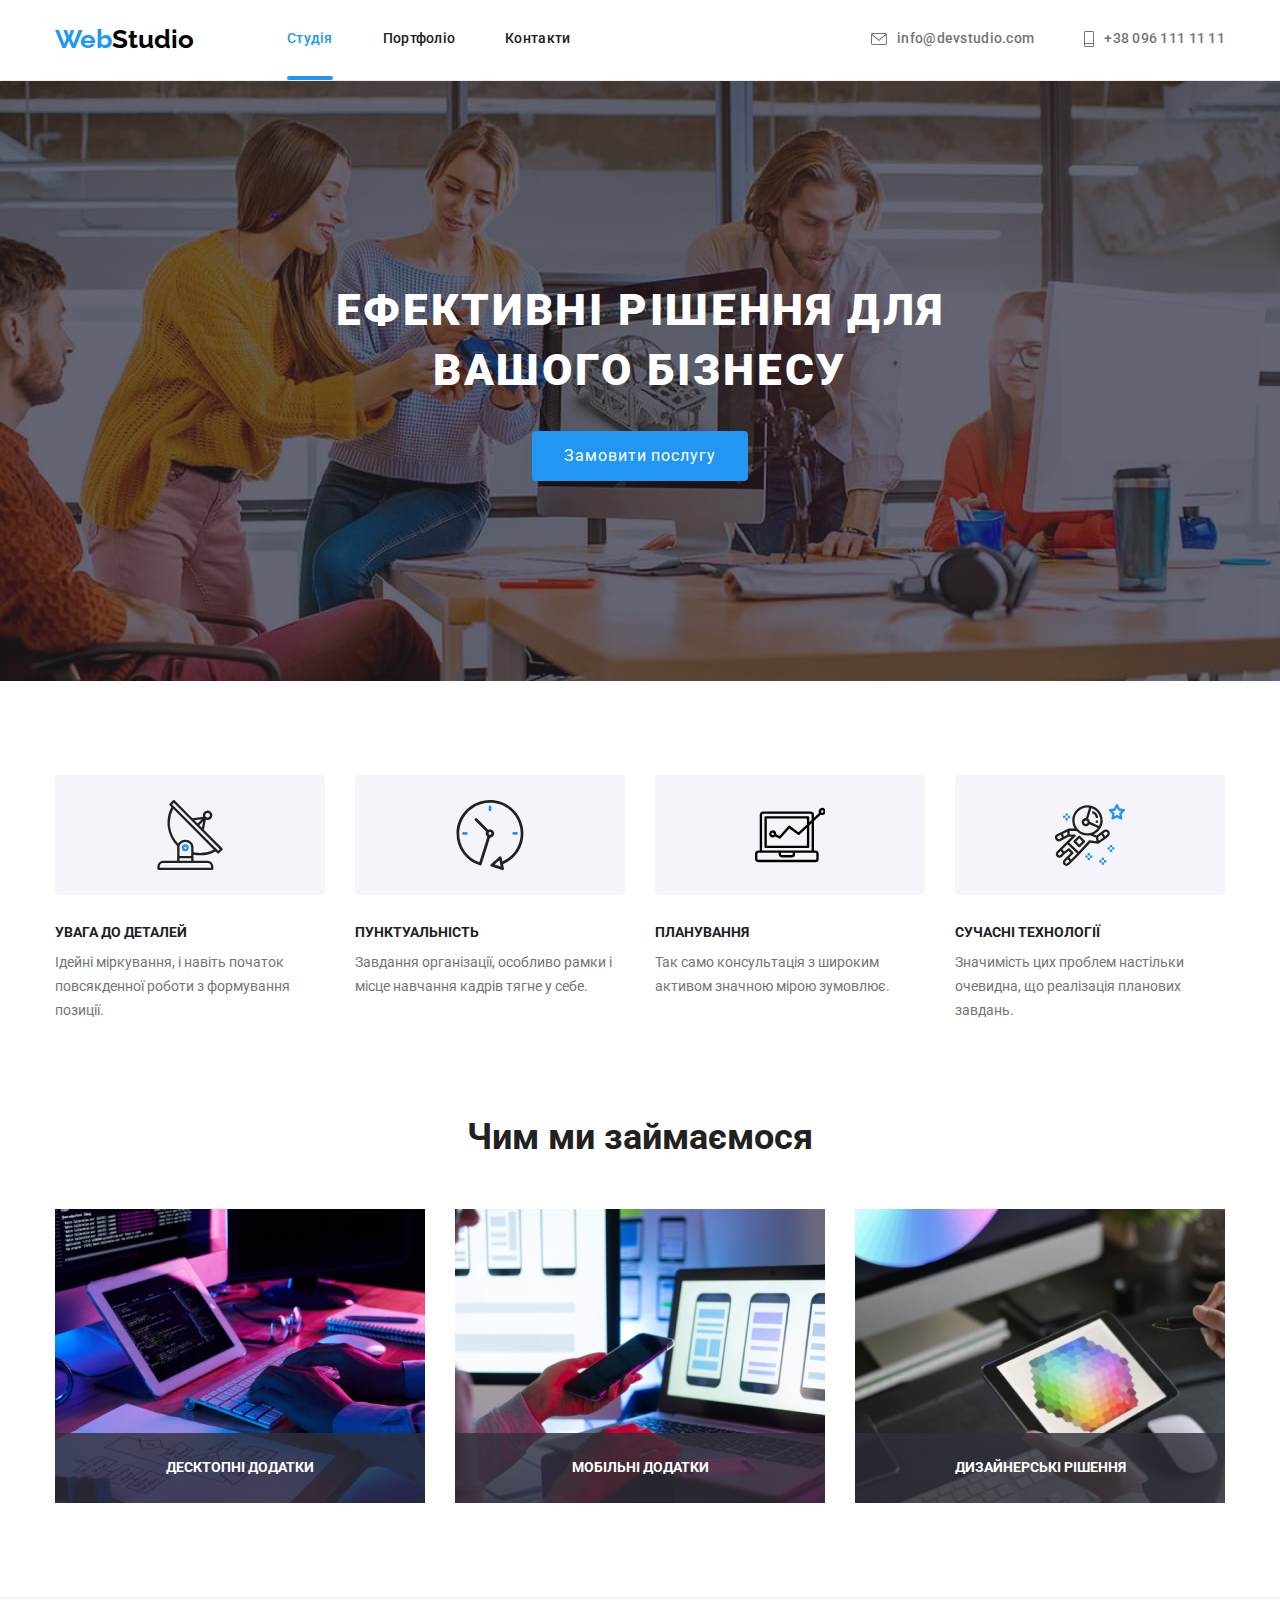
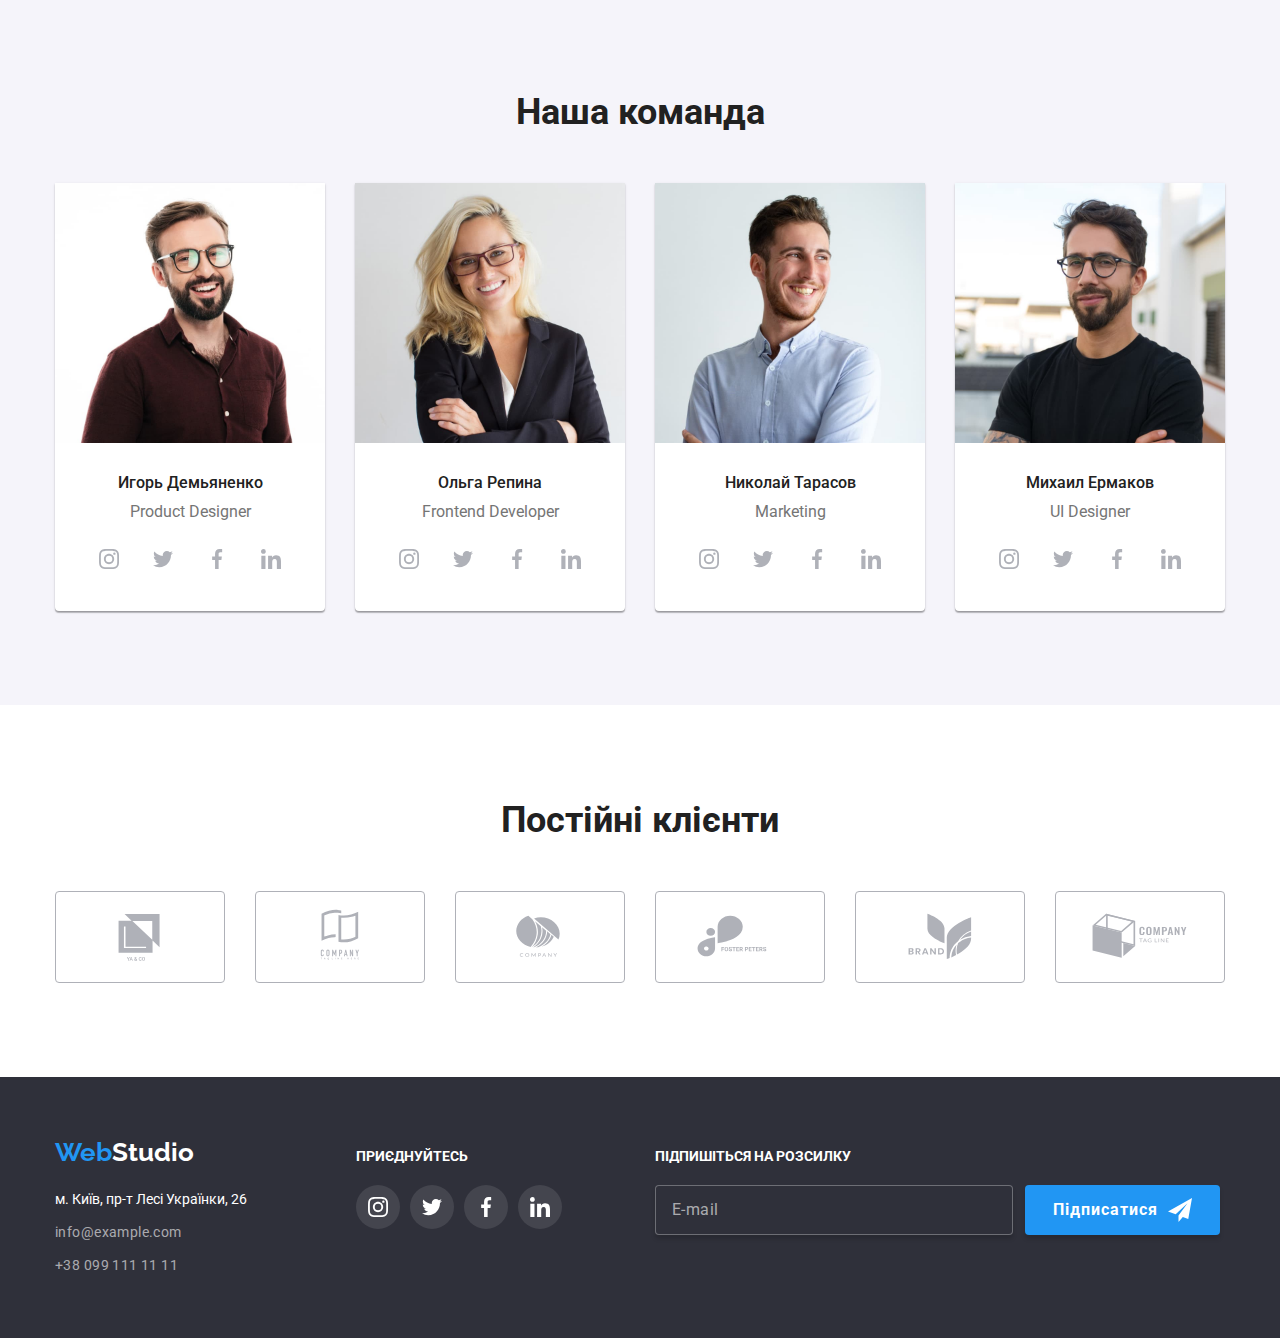
<file: index.html>
<!DOCTYPE html>
<html lang="uk">
  <head>
    <meta charset="UTF-8" />
    <meta http-equiv="X-UA-Compatible" content="IE=edge" />
    <meta name="viewport" content="width=device-width, initial-scale=1.0" />
    <title>WebStudio</title>
    <link rel="preconnect" href="https://fonts.googleapis.com" />
    <link rel="preconnect" href="https://fonts.gstatic.com" crossorigin />
    <link
      href="https://fonts.googleapis.com/css2?family=Raleway:wght@700&family=Roboto:wght@400;500;700;900&display=swap"
      rel="stylesheet"
    />
    <link
      rel="stylesheet"
      href="https://cdn.jsdelivr.net/npm/modern-normalize@1.1.0/modern-normalize.min.css"
    />
    <link rel="stylesheet" href="./css/styles.css" />
  </head>
  <body>
    <!-- HEADER -->
    <header class="page-header">
      <div class="container page-header-container">
        <nav class="page-nav">
          <a class="logo-link link" href="./index.html"
            ><span class="logo-accent">Web</span>Studio</a
          >
          <ul class="menu-nav list">
            <li class="menu-item">
              <a class="menu-link current link" href="index.html">Студія</a>
            </li>
            <li class="menu-item">
              <a class="menu-link link" href="./portfolio.html">Портфоліо</a>
            </li>
            <li class="menu-item">
              <a class="menu-link link" href="">Контакти</a>
            </li>
          </ul>
        </nav>
        <ul class="contact-list list">
          <li class="contact-list-item">
            <a class="accent-menu contact-link link" href="mailto:info@devstudio.com">
              <svg class="contact-link-icon" width="16px" height="12px">
                <use href="./images/sprite.svg#icon-envelope"></use>
              </svg>
              info@devstudio.com</a
            >
          </li>
          <li class="contact-list-item">
            <a class="contact-link link" href="tel:+380961111111">
              <svg class="contact-link-icon" width="10px" height="16px">
                <use href="./images/sprite.svg#icon-phone"></use>
              </svg>
              +38 096 111 11 11</a
            >
          </li>
        </ul>
      </div>
    </header>
    <main>
      <!-- HERO -->
      <section class="hero overlay">
        <div class="container">
          <h1 class="hero-name">Ефективні рішення для вашого бізнесу</h1>
          <button class="modal-button button" type="button" data-modal-open>
            Замовити послугу
          </button>
        </div>
      </section>
      <!-- ADVANTAGES -->
      <section class="description section">
        <div class="container">
          <h2 class="section-title visually-hidden">Наші переваги</h2>
          <ul class="description-list list">
            <li class="description-list-item">
              <div class="description-thumb">
                <svg class="description-icon" width="70px" height="70px">
                  <use href="./images/sprite.svg#icon-antenna"></use>
                </svg>
              </div>
              <h3 class="description-subtitle">УВАГА ДО ДЕТАЛЕЙ</h3>
              <p class="description-text">
                Ідейні міркування, і навіть початок повсякденної роботи з формування позиції.
              </p>
            </li>
            <li class="description-list-item">
              <div class="description-thumb">
                <svg class="description-icon" width="70px" height="70px">
                  <use href="./images/sprite.svg#icon-clock"></use>
                </svg>
              </div>
              <h3 class="description-subtitle">ПУНКТУАЛЬНІСТЬ</h3>
              <p class="description-text">
                Завдання організації, особливо рамки і місце навчання кадрів тягне у себе.
              </p>
            </li>
            <li class="description-list-item">
              <div class="description-thumb">
                <svg class="description-icon" width="70px" height="70px">
                  <use href="./images/sprite.svg#icon-vector"></use>
                </svg>
              </div>
              <h3 class="description-subtitle">ПЛАНУВАННЯ</h3>
              <p class="description-text">
                Так само консультація з широким активом значною мірою зумовлює.
              </p>
            </li>
            <li class="description-list-item">
              <div class="description-thumb">
                <svg class="description-icon" width="70px" height="70px">
                  <use href="./images/sprite.svg#icon-astronaut"></use>
                </svg>
              </div>
              <h3 class="description-subtitle">СУЧАСНІ ТЕХНОЛОГІЇ</h3>
              <p class="description-text">
                Значимість цих проблем настільки очевидна, що реалізація планових завдань.
              </p>
            </li>
          </ul>
        </div>
      </section>
      <!-- ABOUT -->
      <section class="about-section section">
        <div class="container">
          <h2 class="section-title">Чим ми займаємося</h2>
          <ul class="about-list list">
            <li class="about-list-item">
              <div class="about-list-wrapper">
                <img
                  class="about-img"
                  src="./images/common/box1.jpg"
                  alt="робота над проєктом"
                  width="370"
                  height="294"
                />
                <p class="about-overlay">Десктопні додатки</p>
              </div>
            </li>
            <li class="about-list-item">
              <div class="about-list-wrapper">
                <img
                  class="about-img"
                  src="./images/common/box2.jpg"
                  alt="робота над адаптацією"
                  width="370"
                  height="294"
                />
                <p class="about-overlay">Мобільні додатки</p>
              </div>
            </li>
            <li class="about-list-item">
              <div class="about-list-wrapper">
                <img
                  class="about-img"
                  src="./images/common/box3.jpg"
                  alt="робота над дизайном"
                  width="370"
                  height="294"
                />
                <p class="about-overlay">Дизайнерські рішення</p>
              </div>
            </li>
          </ul>
        </div>
      </section>
      <!-- TEAM -->
      <section class="team-section section">
        <div class="container">
          <h2 class="section-title">Наша команда</h2>
          <ul class="team-list list">
            <li class="team-list-item">
              <img
                class="team-img"
                src="./images/team/ihor-demynenko.jpg"
                alt="наші працівники"
                width="270"
                height="260"
              />
              <div class="team-list-content-wrapper">
                <h3 class="team-subtitle">Игорь Демьяненко</h3>
                <p class="team-text" lang="en">Product Designer</p>
                <ul class="social-list list">
                  <li class="social-list-item">
                    <a href="" class="social-list-link">
                      <svg class="social-list-icon" width="20px" height="20px">
                        <use href="./images/sprite.svg#icon-instagram"></use>
                      </svg>
                    </a>
                  </li>
                  <li class="social-list-item">
                    <a href="" class="social-list-link">
                      <svg class="social-list-icon" width="20px" height="20px">
                        <use href="./images/sprite.svg#icon-twitter"></use>
                      </svg>
                    </a>
                  </li>
                  <li class="social-list-item">
                    <a href="" class="social-list-link">
                      <svg class="social-list-icon" width="20px" height="20px">
                        <use href="./images/sprite.svg#icon-facebook"></use>
                      </svg>
                    </a>
                  </li>
                  <li class="social-list-item">
                    <a href="" class="social-list-link">
                      <svg class="social-list-icon" width="20px" height="20px">
                        <use href="./images/sprite.svg#icon-linkedin"></use>
                      </svg>
                    </a>
                  </li>
                </ul>
              </div>
            </li>
            <li class="team-list-item">
              <img
                class="team-img"
                src="./images/team/olga-repina.jpg"
                alt="наши сотрудники"
                width="270"
                height="260"
              />
              <div class="team-list-content-wrapper">
                <h3 class="team-subtitle">Ольга Репина</h3>
                <p class="team-text" lang="en">Frontend Developer</p>
                <ul class="social-list list">
                  <li class="social-list-item">
                    <a href="" class="social-list-link">
                      <svg class="social-list-icon" width="20px" height="20px">
                        <use href="./images/sprite.svg#icon-instagram"></use>
                      </svg>
                    </a>
                  </li>
                  <li class="social-list-item">
                    <a href="" class="social-list-link">
                      <svg class="social-list-icon" width="20px" height="20px">
                        <use href="./images/sprite.svg#icon-twitter"></use>
                      </svg>
                    </a>
                  </li>
                  <li class="social-list-item">
                    <a href="" class="social-list-link">
                      <svg class="social-list-icon" width="20px" height="20px">
                        <use href="./images/sprite.svg#icon-facebook"></use>
                      </svg>
                    </a>
                  </li>
                  <li class="social-list-item">
                    <a href="" class="social-list-link">
                      <svg class="social-list-icon" width="20px" height="20px">
                        <use href="./images/sprite.svg#icon-linkedin"></use>
                      </svg>
                    </a>
                  </li>
                </ul>
              </div>
            </li>
            <li class="team-list-item">
              <img
                class="team-img"
                src="./images/team/nickolay-tarasov.jpg"
                alt="наши сотрудники"
                width="270"
                height="260"
              />
              <div class="team-list-content-wrapper">
                <h3 class="team-subtitle">Николай Тарасов</h3>
                <p class="team-text" lang="en">Marketing</p>
                <ul class="social-list list">
                  <li class="social-list-item">
                    <a href="" class="social-list-link">
                      <svg class="social-list-icon" width="20px" height="20px">
                        <use href="./images/sprite.svg#icon-instagram"></use>
                      </svg>
                    </a>
                  </li>
                  <li class="social-list-item">
                    <a href="" class="social-list-link">
                      <svg class="social-list-icon" width="20px" height="20px">
                        <use href="./images/sprite.svg#icon-twitter"></use>
                      </svg>
                    </a>
                  </li>
                  <li class="social-list-item">
                    <a href="" class="social-list-link">
                      <svg class="social-list-icon" width="20px" height="20px">
                        <use href="./images/sprite.svg#icon-facebook"></use>
                      </svg>
                    </a>
                  </li>
                  <li class="social-list-item">
                    <a href="" class="social-list-link">
                      <svg class="social-list-icon" width="20px" height="20px">
                        <use href="./images/sprite.svg#icon-linkedin"></use>
                      </svg>
                    </a>
                  </li>
                </ul>
              </div>
            </li>
            <li class="team-list-item">
              <img
                class="team-img"
                src="./images/team/mickhail-ermakov.jpg"
                alt="наши сотрудники"
                width="270"
                height="260"
              />
              <div class="team-list-content-wrapper">
                <h3 class="team-subtitle">Михаил Ермаков</h3>
                <p class="team-text" lang="en">UI Designer</p>
                <ul class="social-list list">
                  <li class="social-list-item">
                    <a href="" class="social-list-link">
                      <svg class="social-list-icon" width="20px" height="20px">
                        <use href="./images/sprite.svg#icon-instagram"></use>
                      </svg>
                    </a>
                  </li>
                  <li class="social-list-item">
                    <a href="" class="social-list-link">
                      <svg class="social-list-icon" width="20px" height="20px">
                        <use href="./images/sprite.svg#icon-twitter"></use>
                      </svg>
                    </a>
                  </li>
                  <li class="social-list-item">
                    <a href="" class="social-list-link">
                      <svg class="social-list-icon" width="20px" height="20px">
                        <use href="./images/sprite.svg#icon-facebook"></use>
                      </svg>
                    </a>
                  </li>
                  <li class="social-list-item">
                    <a href="" class="social-list-link">
                      <svg class="social-list-icon" width="20px" height="20px">
                        <use href="./images/sprite.svg#icon-linkedin"></use>
                      </svg>
                    </a>
                  </li>
                </ul>
              </div>
            </li>
          </ul>
        </div>
      </section>

      <!-- CUSTOMERS -->

      <section class="section customers">
        <div class="customers-page container">
          <h2 class="section-title">Постійні клієнти</h2>
          <ul class="customers-list list">
            <li class="customers-item">
              <a href="" class="customers-link">
                <svg class="customers-logo" width="160px" height="60px">
                  <use href="./images/sprite.svg#icon-logo-1"></use>
                </svg>
              </a>
            </li>
            <li class="customers-item">
              <a href="" class="customers-link">
                <svg class="customers-logo" width="160px" height="60px">
                  <use href="./images/sprite.svg#icon-logo-2"></use>
                </svg>
              </a>
            </li>
            <li class="customers-item">
              <a href="" class="customers-link">
                <svg class="customers-logo" width="160px" height="60px">
                  <use href="./images/sprite.svg#icon-logo-3"></use>
                </svg>
              </a>
            </li>
            <li class="customers-item">
              <a href="" class="customers-link">
                <svg class="customers-logo" width="160px" height="60px">
                  <use href="./images/sprite.svg#icon-logo-4"></use>
                </svg>
              </a>
            </li>
            <li class="customers-item">
              <a href="" class="customers-link">
                <svg class="customers-logo" width="160px" height="60px">
                  <use href="./images/sprite.svg#icon-logo-5"></use>
                </svg>
              </a>
            </li>
            <li class="customers-item">
              <a href="" class="customers-link">
                <svg class="customers-logo" width="160px" height="60px">
                  <use href="./images/sprite.svg#icon-logo-6"></use>
                </svg>
              </a>
            </li>
          </ul>
        </div>
      </section>
    </main>
    <footer class="footer">
      <div class="container footer-container">
        <div class="logo-adr-wrapper">
          <a class="logo-link link" href="./index.html"
            ><span class="logo-accent">Web</span><span class="logo-accent-footer">Studio</span></a
          >
          <address class="adress">
            <ul class="adress footer-contact list">
              <li class="footer-contact-item">
                <a
                  class="adress-link link"
                  href="https://goo.gl/maps/ktFDs5fqZ39yukf86"
                  target="_blank"
                  rel="noopener noreferrer"
                  >м. Київ, пр-т Лесі Українки, 26</a
                >
              </li>
              <li class="footer-contact-item">
                <a class="footer-contact-link link" href="mailto:info@example.com"
                  >info@example.com</a
                >
              </li>
              <li class="footer-contact-item">
                <a class="footer-contact-link link" href="tel:+380991111111">+38 099 111 11 11</a>
              </li>
            </ul>
          </address>
        </div>

        <div class="join-list-content-wrapper">
          <h3 class="join-subtitle">ПРИЄДНУЙТЕСЬ</h3>
          <ul class="social-list list">
            <li class="join-list-item">
              <a href="" class="join-list-link social-list-link">
                <svg class="social-list-icon" width="20px" height="20px">
                  <use href="./images/sprite.svg#icon-instagram"></use>
                </svg>
              </a>
            </li>
            <li class="join-list-item">
              <a href="" class="join-list-link social-list-link">
                <svg class="social-list-icon" width="20px" height="20px">
                  <use href="./images/sprite.svg#icon-twitter"></use>
                </svg>
              </a>
            </li>
            <li class="join-list-item">
              <a href="" class="join-list-link social-list-link">
                <svg class="social-list-icon" width="20px" height="20px">
                  <use href="./images/sprite.svg#icon-facebook"></use>
                </svg>
              </a>
            </li>
            <li class="join-list-item">
              <a href="" class="join-list-link social-list-link">
                <svg class="social-list-icon" width="20px" height="20px">
                  <use href="./images/sprite.svg#icon-linkedin"></use>
                </svg>
              </a>
            </li>
          </ul>
        </div>
        <div class="join-form-wrapper">
          <h3 class="join-subtitle">Підпишіться на розсилку</h3>
          <form class="join-form">
            <label class="join-form-field">
              <input type="email" 
              name="user_email" 
              class="join-form-input" 
              placeholder="E-mail"
              />
            </label>
            <button type="submit" class="join-form-submit-btn button">Підписатися
              <svg class="join-submit-icon" width="24px" height="24px">
                <use href="./images/sprite.svg#icon-send"></use>
              </svg>
            </button>
          </form>
        </div>
      </div>
    </footer>
    <div class="backdrop is-hidden" data-modal>
      <div class="modal">
        <button type="button" class="modal-close-button" data-modal-close>
          <svg class="modal-close-button-icon" width="18px" height="18px">
            <use href="./images/sprite.svg#icon-close-modal"></use>
          </svg>
        </button>
        <p class="modal-title">Залиште свої дані, ми вам передзвонимо</p>
        <form class="modal-form">
          <label class="modal-form-field">
            <span class="modal-form-input-desc">Ім'я</span>
            <span class="modal-form-input-wrapper">
            <input
              type="text"
              name="user_name"
              class="modal-form-input"
              required
              pattern="^[a-zA-Zа-яА-ЯіІїЇ]+$"
              minlength="2"
            />
            <svg class="modal-form-input-icon" width="18px" height="18px">
                <use href="./images/sprite.svg#icon-person"></use>
              </svg>
              </span>
          </label>
          <label class="modal-form-field">
            <span class="modal-form-input-desc"> Телефон </span>
            <span class="modal-form-input-wrapper">
            <input
              type="tel"
              name="user_phone"
              class="modal-form-input"
              required
              pattern="[0-9]{3}-[0-9]{3}-[0-9]{2}-[0-9]{2}"
              title="xxx-xxx-xx-xx"
            />
            <svg class="modal-form-input-icon" width="18px" height="18px">
              <use href="./images/sprite.svg#icon-phone-bl"></use>
            </svg>
            </span>
          </label>
          <label class="modal-form-field">
            <span class="modal-form-input-desc"> Пошта </span>
            <span class="modal-form-input-wrapper">
            <input type="email" 
            name="user_email" 
            class="modal-form-input" 
            required />
            <svg class="modal-form-input-icon" width="18px" height="18px">
              <use href="./images/sprite.svg#icon-email-bl"></use>
            </svg>
            </span>
          </label>
          <label class="modal-form-field-message">
            <span class="modal-form-input-desc"> Коментар </span>
            <textarea
              name="user_message"
              class="modal-form-message"
              placeholder="Введіть текст"
              ></textarea>
          </label>
          <input 
          id="user-privacy" 
          type="checkbox" 
          name="user_privacy"
          class="modal-form-check visually-hidden"
          />
          <label for="user-privacy" class="modal-form-check-desc">
            <span class="modal-fake-check">
              <svg class="modal-form-check-icon" width="15px" height="15px">
                <use href="./images/sprite.svg#icon-check"></use>
              </svg>
            </span>
            Погоджуюся з розсилкою та приймаю&nbsp;<a href="" class="link-privacy"> Умови договору </a></label>
        <button type="submit" class="form-submit-btn button">Відправити</button>
        </form>
      </div>
    </div>
    <script src="js/modal.js"></script>
  </body>
</html>
</file>
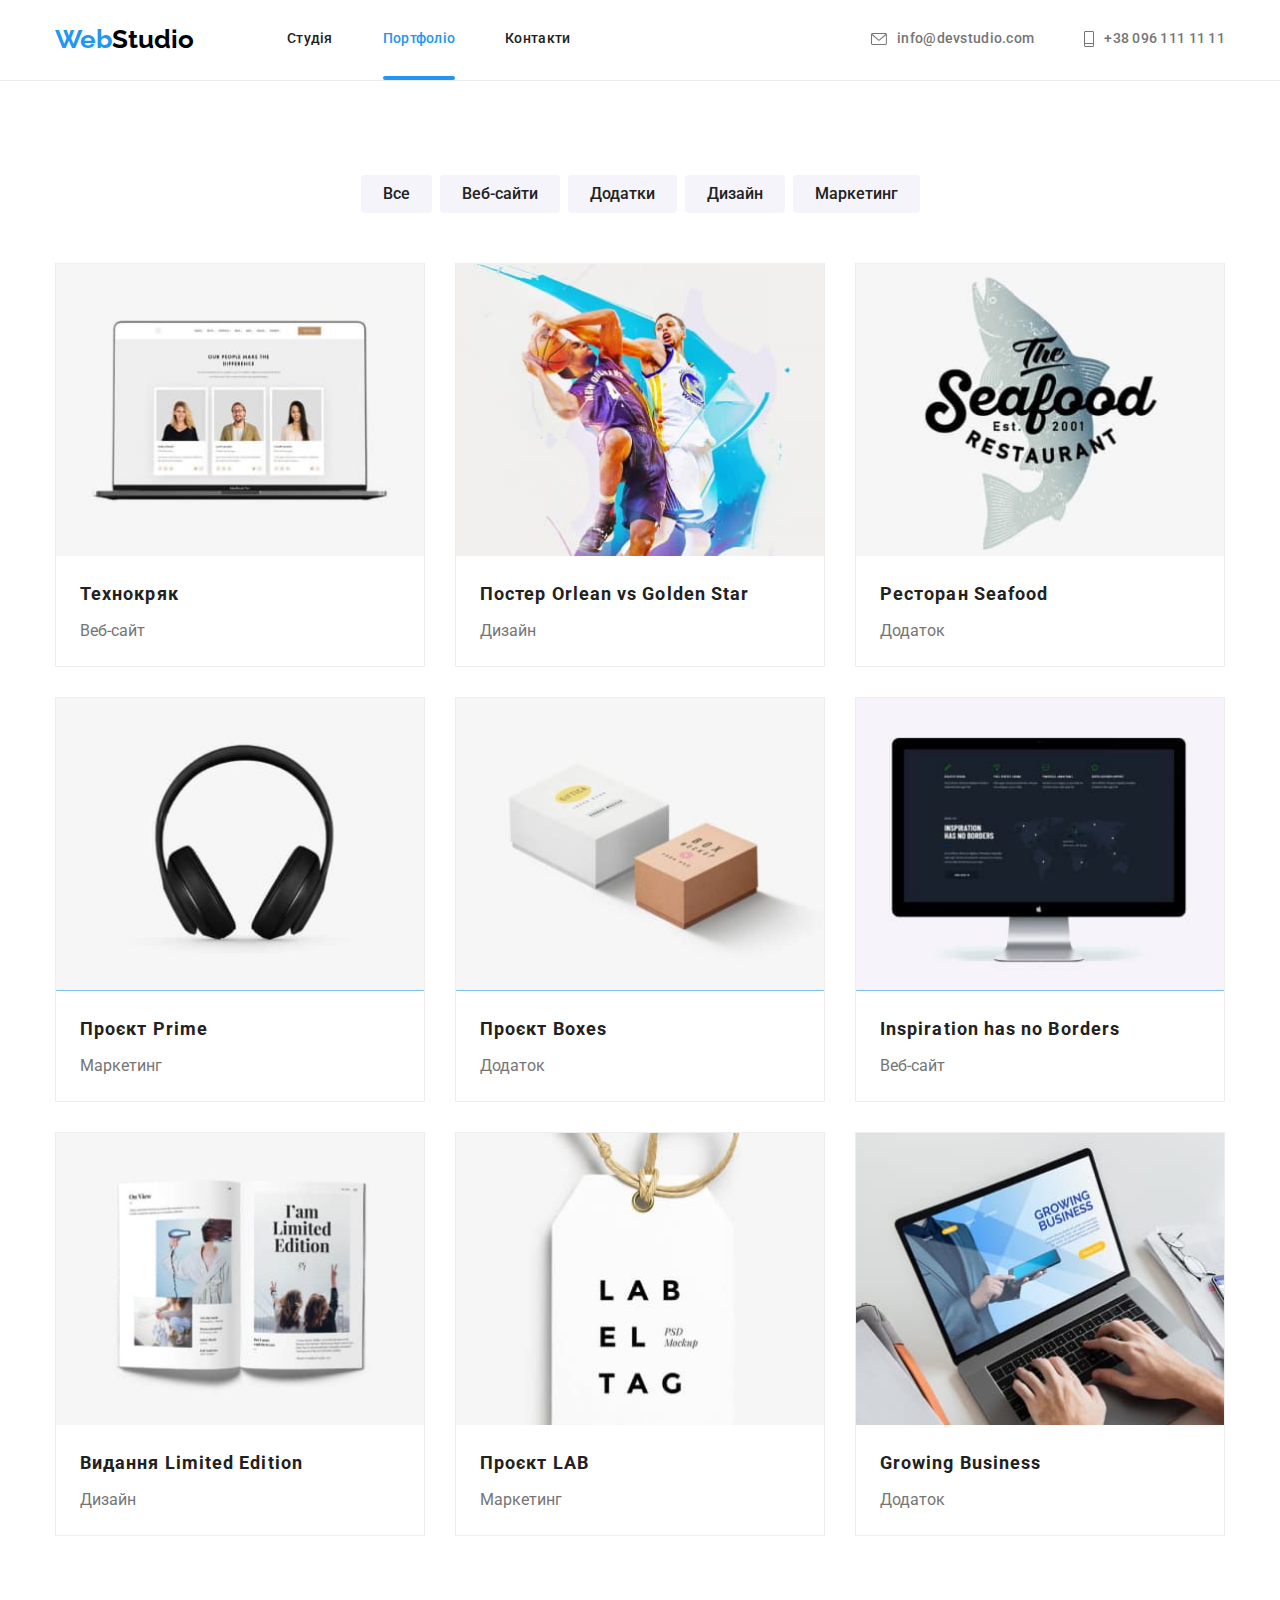
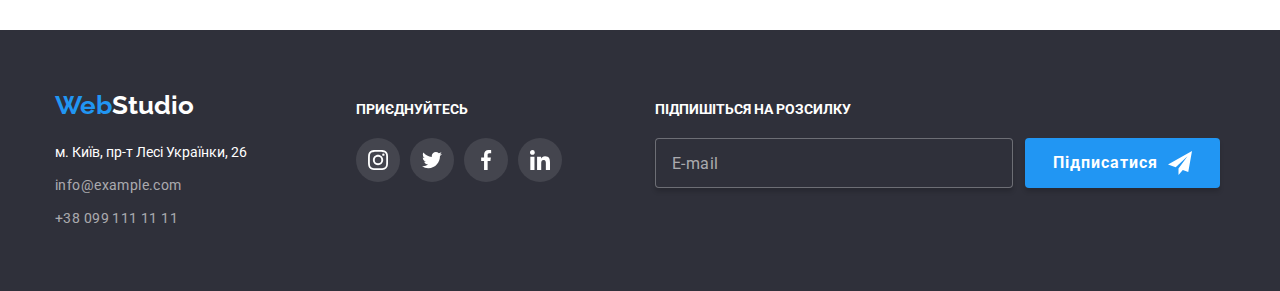
<file: portfolio.html>
<!DOCTYPE html>
<html lang="uk">
  <head>
    <meta charset="UTF-8" />
    <meta http-equiv="X-UA-Compatible" content="IE=edge" />
    <meta name="viewport" content="width=device-width, initial-scale=1.0" />
    <title>Portfolio</title>
    <link rel="preconnect" href="https://fonts.googleapis.com" />
    <link rel="preconnect" href="https://fonts.gstatic.com" crossorigin />
    <link
      href="https://fonts.googleapis.com/css2?family=Raleway:wght@700&family=Roboto:wght@400;500;700;900&display=swap"
      rel="stylesheet"
    />
    <link
      rel="stylesheet"
      href="https://cdn.jsdelivr.net/npm/modern-normalize@1.1.0/modern-normalize.min.css"
    />
    <link rel="stylesheet" href="./css/styles.css" />
  </head>
  <body>
    <!-- HEADER -->
    <header class="page-header header-portfolio">
      <div class="container page-header-container">
        <nav class="page-nav">
          <a class="logo-link link" href="./index.html"
            ><span class="logo-accent">Web</span>Studio</a
          >
          <ul class="menu-nav list">
            <li class="menu-item">
              <a class="menu-link link" href="./index.html">Студія</a>
            </li>
            <li class="menu-item">
              <a class="menu-link current link" href="./portfolio.html">Портфоліо</a>
            </li>
            <li class="menu-item">
              <a class="menu-link link" href="">Контакти</a>
            </li>
          </ul>
        </nav>
        <ul class="contact-list list">
          <li class="contact-list-item">
            <a class="accent-menu contact-link mail link" href="mailto:info@devstudio.com">
              <svg class="contact-link-icon" width="16px" height="12px">
                <use href="./images/sprite.svg#icon-envelope"></use>
              </svg>
              info@devstudio.com</a
            >
          </li>
          <li class="contact-list-item">
            <a class="contact-link link" href="tel:+380961111111">
              <svg class="contact-link-icon" width="10px" height="16px">
                <use href="./images/sprite.svg#icon-phone"></use>
              </svg>
              +38 096 111 11 11</a
            >
          </li>
        </ul>
      </div>
    </header>
    <main>
      <!-- HERO -->
      <section class="hero-portfolio section">
        <div class="container">
          <h1 class="hero-name" hidden>Портфоліо оформлень</h1>
          <ul class="menu list">
            <li><button class="menu-button current button" type="button">Все</button></li>
            <li><button class="menu-button current button" type="button">Веб-сайти</button></li>
            <li><button class="menu-button current button" type="button">Додатки</button></li>
            <li><button class="menu-button current button" type="button">Дизайн</button></li>
            <li><button class="menu-button current button" type="button">Маркетинг</button></li>
          </ul>
          <ul class="project-list list">
            <li class="project-list-item">
              <a class="project-link link" href="">
                <div class="project-list-img-wrapper">
                  <img
                    class="project-img"
                    src="./images/portfolio/techno-crack.jpg"
                    alt="приклад оформлення проєкту"
                    width="370"
                    height="294"
                  />
                  <p class="project-overlay">
                    Ресурс пропонує комплексні пропозиції з різним рівнем функціоналу та сервісів.
                    Все це дозволить відвідувачу отримати вичерпні відомості про компанію чи
                    приватну особу.
                  </p>
                </div>
                <div class="project-text-wrapper">
                  <h3 class="project-subtitle">Технокряк</h3>
                  <p class="project-example">Веб-сайт</p>
                </div>
              </a>
            </li>
            <li class="project-list-item">
              <a class="project-link link" href="">
                <div class="project-list-img-wrapper">
                  <img class="project-img" src="./images/portfolio/poster.jpg" alt="приклад оформлення проєкту" width="370"
                    height="294" />
                  <p class="project-overlay">
                    Ресурс пропонує комплексні пропозиції з різним рівнем функціоналу та сервісів.
                    Все це дозволить відвідувачу отримати вичерпні відомості про компанію чи
                    приватну особу.
                  </p>
                </div>
                <div class="project-text-wrapper">
                  <h3 class="project-subtitle">
                    Постер <span lang="en">Orlean vs Golden Star</span>
                  </h3>
                  <p class="project-example">Дизайн</p>
                </div>
              </a>
            </li>
            <li class="project-list-item">
              <a class="project-link link" href="">
                <div class="project-list-img-wrapper">
                  <img class="project-img" src="./images/portfolio/restaurant.jpg" alt="приклад оформлення проєкту" width="370"
                    height="294" />
                  <p class="project-overlay">
                    Ресурс пропонує комплексні пропозиції з різним рівнем функціоналу та сервісів.
                    Все це дозволить відвідувачу отримати вичерпні відомості про компанію чи
                    приватну особу.
                  </p>                  
                </div>
                <div class="project-text-wrapper">
                  <h3 class="project-subtitle">Ресторан <span lang="en">Seafood</span></h3>
                  <p class="project-example">Додаток</p>
                </div>
              </a>
            </li>
            <li class="project-list-item">
              <a class="project-link link" href="">
                <div class="project-list-img-wrapper">
                  <img class="project-img" src="./images/portfolio/prime.jpg" alt="приклад оформлення проєкту" width="370" height="294" />
                  <p class="project-overlay">
                    Ресурс пропонує комплексні пропозиції з різним рівнем функціоналу та сервісів.
                    Все це дозволить відвідувачу отримати вичерпні відомості про компанію чи
                    приватну особу.
                  </p>
                </div>
                <div class="project-text-wrapper">
                  <h3 class="project-subtitle">Проєкт <span lang="en">Prime</span></h3>
                  <p class="project-example">Маркетинг</p>
                </div>
              </a>
            </li>
            <li class="project-list-item">
              <a class="project-link link" href="">
                <div class="project-list-img-wrapper">
                  <img class="project-img" src="./images/portfolio/boxes.jpg" alt="приклад оформлення проєкту" width="370" height="294" />
                  <p class="project-overlay">
                    Ресурс пропонує комплексні пропозиції з різним рівнем функціоналу та сервісів.
                    Все це дозволить відвідувачу отримати вичерпні відомості про компанію чи
                    приватну особу.
                  </p>
                </div>
                <div class="project-text-wrapper">
                  <h3 class="project-subtitle">Проєкт <span lang="en">Boxes</span></h3>
                  <p class="project-example">Додаток</p>
                </div>
              </a>
            </li>
            <li class="project-list-item">
              <a class="project-link link" href="">
                <div class="project-list-img-wrapper">
                  <img class="project-img" src="./images/portfolio/inspiration.jpg" alt="приклад оформлення проєкту" width="370"
                    height="294" />
                  <p class="project-overlay">
                    Ресурс пропонує комплексні пропозиції з різним рівнем функціоналу та сервісів.
                    Все це дозволить відвідувачу отримати вичерпні відомості про компанію чи
                    приватну особу.
                  </p>
                </div>
                <div class="project-text-wrapper">
                  <h3 class="project-subtitle">
                    <span lang="en">Inspiration has no Borders</span>
                  </h3>
                  <p class="project-example">Веб-сайт</p>
                </div>
              </a>
            </li>
            <li class="project-list-item">
              <a class="project-link link" href="">
                <div class="project-list-img-wrapper">
                  <img class="project-img" src="./images/portfolio/pressa.jpg" alt="приклад оформлення проєкту" width="370"
                    height="294" />
                  <p class="project-overlay">
                    Ресурс пропонує комплексні пропозиції з різним рівнем функціоналу та сервісів.
                    Все це дозволить відвідувачу отримати вичерпні відомості про компанію чи
                    приватну особу.
                  </p>
                </div> 
                <div class="project-text-wrapper">
                  <h3 class="project-subtitle">Видання <span lang="en">Limited Edition</span></h3>
                  <p class="project-example">Дизайн</p>
                </div>
              </a>
            </li>
            <li class="project-list-item">
              <a class="project-link link" href="">
                <div class="project-list-img-wrapper">
                  <img class="project-img" src="./images/portfolio/lab.jpg" alt="приклад оформлення проєкту" width="370" height="294" />
                  <p class="project-overlay">
                    Ресурс пропонує комплексні пропозиції з різним рівнем функціоналу та сервісів.
                    Все це дозволить відвідувачу отримати вичерпні відомості про компанію чи
                    приватну особу.
                  </p>
                </div>
                <div class="project-text-wrapper">
                  <h3 class="project-subtitle">Проєкт <span lang="en">LAB</span></h3>
                  <p class="project-example">Маркетинг</p>
                </div>
              </a>
            </li>
            <li class="project-list-item">
              <a class="project-link link" href="">
                <div class="project-list-img-wrapper">
                  <img class="project-img" src="./images/portfolio/business.jpg" alt="приклад оформлення проєкту" width="370"
                    height="294" />
                  <p class="project-overlay">
                    Ресурс пропонує комплексні пропозиції з різним рівнем функціоналу та сервісів.
                    Все це дозволить відвідувачу отримати вичерпні відомості про компанію чи
                    приватну особу.
                  </p>
                </div>
                <div class="project-text-wrapper">
                  <h3 class="project-subtitle"><span lang="en">Growing Business</span></h3>
                  <p class="project-example">Додаток</p>
                </div>
              </a>
            </li>
          </ul>
        </div>
      </section>
    </main>
    <!-- FOOTER -->
    <footer class="footer">
      <div class="container footer-container">
        <div class="logo-adr-wrapper">
          <a class="logo-link link" href="./index.html"
            ><span class="logo-accent">Web</span><span class="logo-accent-footer">Studio</span></a
          >
          <address class="adress">
            <ul class="adress footer-contact list">
              <li class="footer-contact-item">
                <a
                  class="adress-link link"
                  href="https://goo.gl/maps/ktFDs5fqZ39yukf86"
                  target="_blank"
                  rel="noopener noreferrer"
                  >м. Київ, пр-т Лесі Українки, 26</a
                >
              </li>
              <li class="footer-contact-item">
                <a class="footer-contact-link link" href="mailto:info@example.com"
                  >info@example.com</a
                >
              </li>
              <li class="footer-contact-item">
                <a class="footer-contact-link link" href="tel:+380991111111">+38 099 111 11 11</a>
              </li>
            </ul>
          </address>
        </div>

        <div class="join-list-content-wrapper">
          <h3 class="join-subtitle">ПРИЄДНУЙТЕСЬ</h3>
          <ul class="social-list list">
            <li class="join-list-item">
              <a href="" class="join-list-link social-list-link">
                <svg class="social-list-icon" width="20px" height="20px">
                  <use href="./images/sprite.svg#icon-instagram"></use>
                </svg>
              </a>
            </li>
            <li class="join-list-item">
              <a href="" class="join-list-link social-list-link">
                <svg class="social-list-icon" width="20px" height="20px">
                  <use href="./images/sprite.svg#icon-twitter"></use>
                </svg>
              </a>
            </li>
            <li class="join-list-item">
              <a href="" class="join-list-link social-list-link">
                <svg class="social-list-icon" width="20px" height="20px">
                  <use href="./images/sprite.svg#icon-facebook"></use>
                </svg>
              </a>
            </li>
            <li class="join-list-item">
              <a href="" class="join-list-link social-list-link">
                <svg class="social-list-icon" width="20px" height="20px">
                  <use href="./images/sprite.svg#icon-linkedin"></use>
                </svg>
              </a>
            </li>
          </ul>
        </div>
        <div class="join-form-wrapper">
          <h3 class="join-subtitle">Підпишіться на розсилку</h3>
          <form class="join-form">
            <label class="join-form-field">
              <input type="email" name="user_email" class="join-form-input" placeholder="E-mail" />
            </label>
            <button type="submit" class="join-form-submit-btn button">Підписатися
              <svg class="join-submit-icon" width="24px" height="24px">
                <use href="./images/sprite.svg#icon-send"></use>
              </svg>
            </button>
          </form>
        </div>
      </div>
    </footer>
  </body>
</html>
</file>
<file: css/styles.css>
:root {
  --accent-color: #2196f3;
  --secondary-font: 'Raleway', sans-serif;
  --primary-theme-color: #e5e5e5;
  --secondary-theme-color: #f5f4fa;
  --third-theme-color: #ffffff;
  --primary-text-color: #212121;
  --secondary-text-color: #757575;
  --black-theme-color: #000000;
  --dark-theme-color: #2f303a;
  --bg-color: rgba(47, 48, 58, 0.4);
  --light-theme-color: #afb1b8;
  --transition-dur: 250ms;
  --transition-func: cubic-bezier(0.4, 0, 0.2, 1);
}

h1,
h2,
h3,
h4,
p {
  margin-top: 0;
  margin-bottom: 0;
}

ol,
ul {
  margin-top: 0;
  margin-bottom: 0;
  padding-left: 0;
}

img {
  display: block;
  max-width: 100%;
  height: auto;
}

.list {
  list-style: none;
}

.link {
  text-decoration: none;
}

.button:hover,
.button:focus {
  background-color: var(--accent-color);
  color: var(--third-theme-color);
}

.button {
  cursor: pointer;
  transition: background-color var(--transition-dur) var(--transition-func),
    color var(--transition-dur) var(--transition-func);
}

.adress {
  font-style: normal;
}

.visually-hidden {
  position: absolute;
  width: 1px;
  height: 1px;
  margin: -1px;
  border: 0;
  padding: 0;

  white-space: nowrap;
  clip-path: inset(100%);
  clip: rect(0 0 0 0);
  overflow: hidden;
}

body {
  font-family: 'Roboto', sans-serif;
  background-color: var(--third-theme-color);
  font-size: 14px;
  color: var(--secondary-text-color);
  line-height: 1.19;
}

.container {
  width: 1200px;
  margin-left: auto;
  margin-right: auto;
  padding-left: 15px;
  padding-right: 15px;
  /* outline: 1px solid tomato; */
}

.section {
  padding: 94px 0px;
}

/* HEADER */

.page-header-container {
  display: flex;
  align-items: center;
}

.page-header {
  padding-top: 24px;
  padding-bottom: 25px;
  border-bottom: 1px solid #ececec;
}

.page-nav {
  display: flex;
  align-items: center;
}

.menu-nav {
  display: flex;
  align-items: center;
}

.contact-list {
  display: flex;
  align-items: center;
  margin-left: auto;
}

.contact-list-item:not(:last-child) {
  margin-right: 50px;
}

.contact-link-icon {
  margin-right: 10px;
  fill: currentColor;
}

.logo-link {
  font-family: var(--secondary-font);
  font-weight: 700;
  font-size: 26px;
  margin-right: 93px;

  color: var(--black-theme-color);
}

.logo-accent {
  font-family: var(--secondary-font);
  font-weight: 700;
  font-size: 26px;
  color: var(--accent-color);
}

.menu-item:not(:last-child) {
  margin-right: 50px;
}

.menu-nav .link {
  font-weight: 500;
  line-height: 1.14;
  letter-spacing: 0.02em;
  color: var(--primary-text-color);
  transition: color var(--transition-dur) var(--transition-func);
}
.menu-nav .link:hover,
.menu-nav .link:focus {
  color: var(--accent-color);
}

.menu-nav .link.current {
  color: var(--accent-color);
}

.menu-link {
  /* position: relative; */
  display: block;
}

.menu-link.current {
  position: relative;
}

.menu-link.current::after {
  position: absolute;
  content: '';
  right: 0;
  bottom: 0;
  width: 100%;
  height: 4px;
  bottom: -33px;
  background-color: var(--accent-color);
  border-radius: 2px;
}

.contact-link {
  display: flex;
  align-items: center;
  font-weight: 500;
  line-height: 1.14;
  letter-spacing: 0.02em;
  color: var(--secondary-text-color);
  transition: color var(--transition-dur) var(--transition-func);
}

.contact-link:hover,
.contact-link:focus {
  color: var(--accent-color);
}

/* HERO */
.hero-name {
  width: 700px;
  margin-left: auto;
  margin-right: auto;
  margin-bottom: 30px;
  font-weight: 900;
  font-size: 44px;
  line-height: 1.36;
  text-align: center;
  letter-spacing: 0.06em;
  text-transform: uppercase;
  color: var(--third-theme-color);
}

.modal-button {
  padding: 10px 32px;

  font-size: 16px;
  line-height: 1.88;
  align-items: center;
  text-align: center;
  letter-spacing: 0.06em;
  color: var(--third-theme-color);
  background: var(--accent-color);
  border: none;
  border-radius: 4px;
}

.hero {
  padding-top: 200px;
  padding-bottom: 200px;
  text-align: center;
}

.overlay {
  margin-left: auto;
  margin-right: auto;
  max-width: 1600px;
  background-image: linear-gradient(to right, rgba(47, 48, 58, 0.4), rgba(47, 48, 58, 0.4)),
    url('../images/hero/hero-back.jpg');
  background-color: var(--bg-color);
  background-size: cover;
  background-position: center;
  background-repeat: no-repeat;
}

/* <!-- ADVANTAGES --> */

.section-title {
  margin-bottom: 50px;
  font-size: 36px;
  line-height: 1.17;
  text-align: center;
  color: var(--primary-text-color);
}

.description-list {
  display: flex;
  justify-content: space-between;
}

.description-list-item {
  width: 270px;
}

.description-thumb {
  display: flex;
  justify-content: center;
  align-items: center;
  background-color: var(--secondary-theme-color);
  margin-bottom: 30px;
  border-radius: 4px;
  height: 120px;
}

/* ABOUT SECTION */

.about-section {
  padding-top: 0px;
}

.about-list {
  display: flex;
  justify-content: space-between;
}

.about-list-wrapper {
  position: relative;
}

.about-overlay {
  position: absolute;
  right: 0;
  bottom: 0;
  width: 100%;
  height: 70px;
  font-size: 14px;
  font-weight: 700;
  line-height: 1.14;
  text-transform: uppercase;
  color: var(--third-theme-color);
  background-color: rgba(47, 48, 58, 0.8);
  padding-top: 27px;
  padding-bottom: 27px;
  text-align: center;
}

/* TEAM SECTION */

.team-section {
  background: var(--secondary-theme-color);
}

.description-subtitle {
  margin-bottom: 10px;
  font-size: 14px;
  line-height: 1.14;
  text-transform: uppercase;
  color: var(--primary-text-color);
}
.description-text {
  line-height: 1.71;
  color: var(--secondary-text-color);
}

.team-list {
  display: flex;
  flex-wrap: wrap;
  gap: 30px;
}

.team-list-item {
  background-color: var(--third-theme-color);
  flex-basis: calc((100% - 90px) / 4);
  box-shadow: 0px 1px 3px rgba(0, 0, 0, 0.12), 0px 1px 1px rgba(0, 0, 0, 0.14),
    0px 2px 1px rgba(0, 0, 0, 0.2);
  border-radius: 0px 0px 4px 4px;
}

.team-subtitle {
  margin-bottom: 10px;
  font-weight: 500;
  font-size: 16px;
  text-align: center;
  color: var(--primary-text-color);
}
.team-text {
  font-size: 16px;
  color: var(--secondary-text-color);
  text-align: center;
  margin-bottom: 16px;
}

.team-list-content-wrapper {
  padding-top: 30px;
  padding-bottom: 30px;
}

.social-list {
  display: flex;
  justify-content: center;
  gap: 10px;
}

.social-list-link {
  display: flex;
  justify-content: center;
  align-items: center;
  width: 44px;
  height: 44px;
  border-radius: 50%;
  background-color: var(--third-theme-color);

  transition: background-color var(--transition-dur) var(--transition-func);
}

.social-list-link:hover,
.social-list-link:focus {
  background-color: var(--accent-color);
}

.social-list-icon {
  fill: var(--light-theme-color);
  transition: fill var(--transition-dur) var(--transition-func);
}

.social-list-link:hover .social-list-icon,
.social-list-link:focus .social-list-icon {
  fill: var(--third-theme-color);
}

/* CUSTOMERS */

.customers-list {
  display: flex;
  flex-wrap: wrap;
  gap: 30px;
}

.customers-link {
  width: 170px;
  height: 92px;
  display: flex;
  justify-content: center;
  align-items: center;
  border: 1px solid var(--light-theme-color);
  border-radius: 4px;
  color: var(--accent-color);

  transition: fill var(--transition-dur) var(--transition-func),
    border var(--transition-dur) var(--transition-func);
}

.customers-link:hover,
.customers-link:focus {
  fill: currentColor;
  border: 1px solid currentColor;
}

.customers-logo {
  fill: var(--light-theme-color);
  transition: fill var(--transition-dur) var(--transition-func);
}

.customers-link:hover .customers-logo,
.customers-link:focus .customers-logo {
  fill: currentColor;
}

/* FOOTER */

.footer {
  background-color: var(--dark-theme-color);
  padding: 60px 0;
}

.logo-accent-footer {
  font-family: var(--secondary-font);
  color: var(--third-theme-color);
}

.footer .logo-link {
  display: block;
  margin-right: 0px;
  margin-bottom: 20px;
}

.footer-contact-item:not(:last-child) {
  margin-bottom: 9px;
}

.footer-contact-link {
  line-height: 1.71;
  letter-spacing: 0.03em;
  color: rgba(255, 255, 255, 0.6);
  transition: color var(--transition-dur) var(--transition-func);
}

.footer-contact-link:hover,
.footer-contact-link:focus {
  color: var(--accent-color);
  cursor: pointer;
}

.adress-link {
  line-height: 1.71;
  color: var(--third-theme-color);
}

.footer-container {
  display: flex;
  align-items: baseline;
}

.logo-adr-wrapper {
  margin-right: 70px;
  width: 231px;
}

.join-list-content-wrapper {
  margin-right: 93px;
}

.join-subtitle {
  margin-bottom: 20px;
  font-size: 14px;
  line-height: 1.14;
  text-transform: uppercase;
  color: var(--third-theme-color);
}

.join-list-item .social-list-link {
  background-color: rgba(255, 255, 255, 0.1);
  transition: background-color var(--transition-dur) var(--transition-func);
}

.join-list-item .social-list-link:hover,
.join-list-item .social-list-link:focus {
  background-color: var(--accent-color);
}

.join-list-link .social-list-icon {
  fill: var(--third-theme-color);
}

.join-form {
  display: flex;
  gap: 12px;
}

.join-form-input {
  width: 358px;
  height: 50px;
  font-size: 16px;
  padding-left: 16px;
  border: 1px solid rgba(255, 255, 255, 0.3);
  border-radius: 4px;
  color: var(--third-theme-color);
  box-shadow: 0px 4px 4px rgba(0, 0, 0, 0.15);
  background-color: var(--dark-theme-color);
  transition: border-color var(--transition-dur) var(--transition-func);
}

.join-form-input:focus {
  outline: none;
  border-color: var(--accent-color);
}

.join-form-input::placeholder {
  font-weight: 400;
  font-size: 16px;
  line-height: 1.25;
  letter-spacing: 0.03em;
  color: rgba(255, 255, 255, 0.6);
}

.join-form-submit-btn {
  display: flex;
  justify-content: center;
  align-items: center;
  gap: 10px;
  padding: 10px 28px;
  font-size: 16px;
  font-weight: 700;
  line-height: 1.88;
  align-items: center;
  text-align: center;
  letter-spacing: 0.06em;
  color: var(--third-theme-color);
  background: var(--accent-color);
  border: none;
  border-radius: 4px;
  box-shadow: 0px 4px 4px rgba(0, 0, 0, 0.15);
}

/* MODAL WINDOW */

.backdrop {
  position: fixed;
  z-index: 100;
  top: 0;
  left: 0;
  width: 100%;
  height: 100%;
  background-color: rgba(0, 0, 0, 0.2);
  transition: opacity var(--transition-dur) var(--transition-func),
    visibility var(--transition-dur) var(--transition-func);
}

.backdrop.is-hidden {
  opacity: 0;
  visibility: hidden;
  pointer-events: none;
  transition: opacity var(--transition-dur) var(--transition-func),
    visibility var(--transition-dur) var(--transition-func);
}

.backdrop.is-hidden .modal {
  transform: translate(-50%, -50%) scale(1.2);
}

.modal {
  position: absolute;
  top: 50%;
  left: 50%;
  transform: translate(-50%, -50%) scale(1);
  width: 528px;
  height: 581px;
  padding-left: 40px;
  padding-top: 44px;
  padding-right: 40px;
  padding-bottom: 36px;
  background-color: var(--third-theme-color);
  transition: transform var(--transition-dur) var(--transition-func),
    opacity var(--transition-dur) var(--transition-func),
    visibility var(--transition-dur) var(--transition-func);
}

.modal-close-button {
  position: absolute;
  top: 10px;
  right: 10px;
  display: flex;
  justify-content: center;
  align-items: center;
  background-color: transparent;
  border: 1px solid rgba(0, 0, 0, 0.1);
  width: 30px;
  height: 30px;
  border-radius: 50%;
  padding: 0;
  cursor: pointer;
}

.modal-close-button:hover .modal-close-button-icon,
.modal-close-button:focus .modal-close-button-icon {
  fill: var(--accent-color);
}

.modal-close-button-icon {
  transition: fill var(--transition-dur) var(--transition-func);
}

.modal-form {
  display: flex;
  flex-direction: column;
}

.modal-title {
  font-weight: 700;
  font-size: 20px;
  line-height: 1.15;
  text-align: center;
  letter-spacing: 0.03em;
  color: var(--primary-text-color);
  margin-bottom: 12px;
}

.modal-form-field {
  margin-bottom: 10px;
}

.modal-form-input-wrapper {
  position: relative;
}

.modal-form-input-desc {
  display: block;
  margin-bottom: 4px;
  font-weight: 400;
  font-size: 12px;
  line-height: 1.17;
  letter-spacing: 0.01em;
  color: var(--secondary-text-color);
}

.modal-form-input {
  width: 100%;
  height: 40px;
  font-size: 16px;
  padding-left: 42px;
  border: 1px solid rgba(33, 33, 33, 0.2);
  border-radius: 4px;
  color: var(--black-theme-color);
  transition: border-color var(--transition-dur) var(--transition-func);
}

.modal-form-input:focus {
  outline: none;
  border-color: var(--accent-color);
}

.modal-form-input-icon {
  position: absolute;
  display: block;
  top: 50%;
  left: 12px;
  transform: translateY(-50%);
  transition: fill var(--transition-dur) var(--transition-func);
}

.modal-form-input:focus + .modal-form-input-icon {
  fill: var(--accent-color);
}

.modal-form-field-message {
  margin-bottom: 20px;
}

.modal-form-message {
  display: block;
  width: 100%;
  height: 120px;
  padding: 12px 16px;
  color: var(--black-theme-color);
  border: 1px solid rgba(33, 33, 33, 0.2);
  border-radius: 4px;
  resize: none;
  transition: border-color var(--transition-dur) var(--transition-func);
}

.modal-form-message::placeholder {
  font-weight: 400;
  font-size: 12px;
  line-height: 1.17;
  letter-spacing: 0.01em;
  color: rgba(117, 117, 117, 0.5);
}

.modal-form-message:focus {
  border-color: var(--accent-color);
  outline: none;
}

.modal-form-check-desc {
  display: flex;
  justify-content: center;
  align-items: center;
  margin-bottom: 30px;
  font-weight: 400;
  font-size: 14px;
  line-height: 1.71;
  color: var(--secondary-text-color);
}

.modal-form-check:checked + .modal-form-check-desc .modal-fake-check {
  background-color: var(--accent-color);
  border: none;
  border-radius: 2px;
}

.modal-form-check:focus + .modal-form-check-desc .modal-fake-check {
  border-color: var(--accent-color);
  border-radius: 2px;
}

.modal-fake-check {
  display: block;
  width: 16px;
  height: 15px;
  border: 1.67px solid var(--primary-text-color);
  border-radius: 4px;
  margin-right: 7px;
  transition: border-color var(--transition-dur) var(--transition-func),
    border-radius var(--transition-dur) var(--transition-func);
}

.link-privacy {
  color: var(--accent-color);
}

/* .modal-fake-check:focus {
  background-color: var(--accent-color);
} */

.modal-form-check-icon {
  opacity: 0;
}

.modal-form-check:checked + .modal-form-check-desc .modal-fake-check .modal-form-check-icon {
  opacity: 1;
}

.form-submit-btn {
  padding: 10px 52px;
  font-size: 16px;
  font-weight: 700;
  line-height: 1.88;
  align-items: center;
  text-align: center;
  letter-spacing: 0.06em;
  align-self: center;
  color: var(--third-theme-color);
  background: var(--accent-color);
  border: none;
  border-radius: 4px;
  box-shadow: 0px 4px 4px rgba(0, 0, 0, 0.15);
}

/* PORTFOLIO */

.header-portfolio {
  border-bottom: 1px solid #ececec;
}

.menu {
  display: flex;
  justify-content: center;
  flex-wrap: wrap;
  gap: 8px;
  margin-bottom: 50px;
}

.menu-button {
  font-family: inherit;
  font-weight: 500;
  text-align: center;
  font-size: 16px;
  line-height: 1.62;
  color: var(--primary-text-color);
  background-color: var(--secondary-theme-color);

  transition: box-shadow var(--transition-dur) var(--transition-func),
    background-color var(--transition-dur) var(--transition-func);

  padding: 6px 22px;
  border: none;
  border-radius: 4px;
}

.menu-button:hover,
.menu-button:focus {
  box-shadow: 0px 4px 4px 0px rgba(0, 0, 0, 0.25);
}

/* PROJECTS */

.project-link {
  display: block;
  transition: box-shadow var(--transition-dur) var(--transition-func);
}

.project-link:hover,
.project-link:focus {
  box-shadow: 0px 4px 4px 0px rgba(0, 0, 0, 0.25);
}

.project-list {
  display: flex;
  flex-wrap: wrap;
  row-gap: 30px;
  column-gap: 30px;
}

.project-subtitle {
  font-size: 18px;
  line-height: 2;
  letter-spacing: 0.06em;
  color: var(--primary-text-color);
  margin-bottom: 4px;
}

.project-example {
  font-size: 16px;
  line-height: 1.88;
  color: var(--secondary-text-color);
}

.project-list-item {
  flex-basis: calc((100% - 60px) / 3);
  border: 1px solid #eeeeee;
}

.project-text-wrapper {
  padding: 20px 24px;
}

.project-list-img-wrapper {
  position: relative;
  overflow: hidden;
}

.project-overlay {
  position: absolute;
  left: 0;
  top: 0;
  width: 100%;
  height: 100%;
  transform: translate(0, 100%);
  transition: transform var(--transition-dur) var(--transition-func);

  font-size: 18px;
  line-height: 1.56;
  color: var(--third-theme-color);
  background-color: rgba(33, 150, 243, 0.9);
  padding-top: 63px;
  padding-bottom: 63px;
  padding-left: 24px;
  padding-right: 24px;
}

.project-link:hover .project-overlay,
.project-link:focus .project-overlay {
  transform: translate(0, 0);
}
</file>
